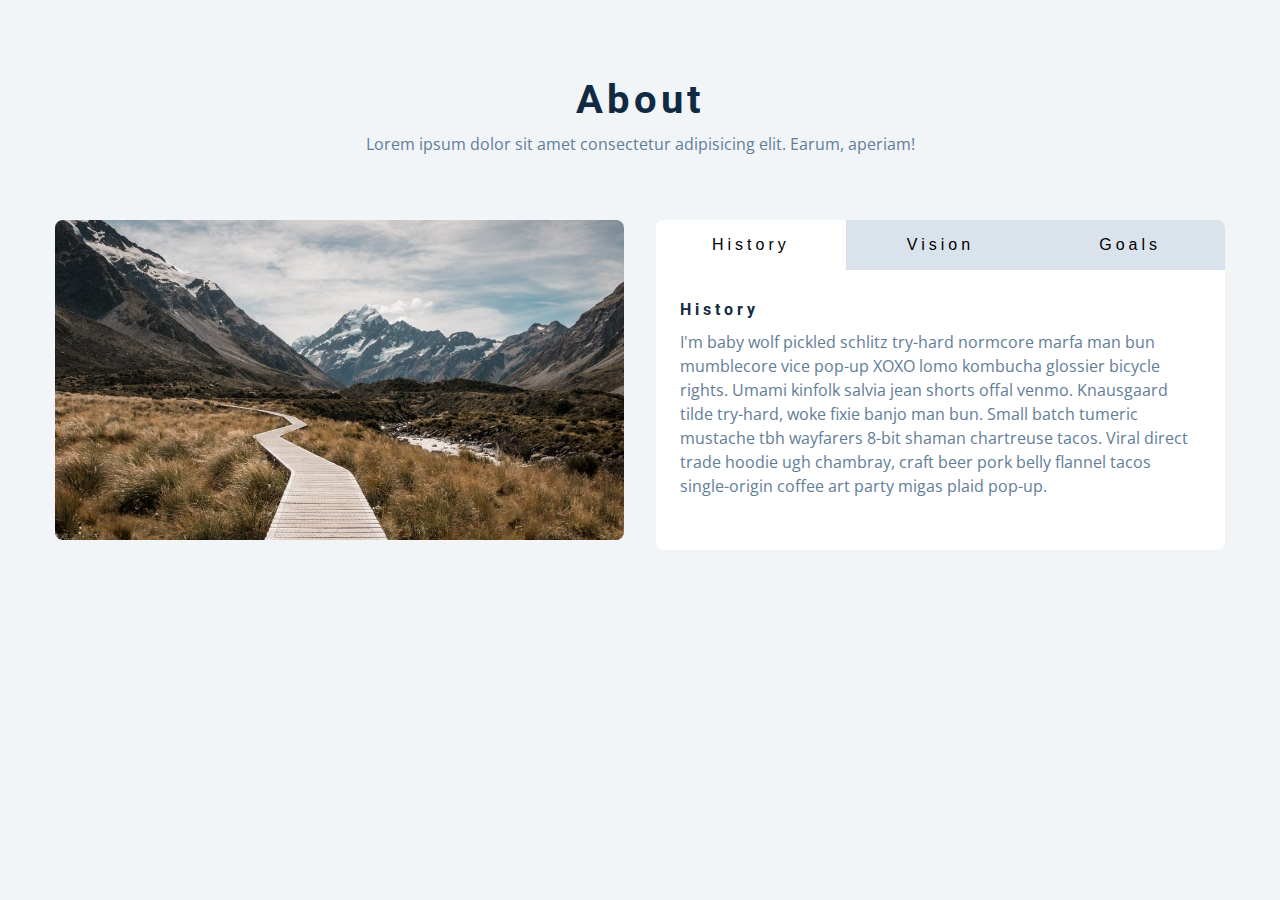
<file: 11-Tabs/index.html>
<!DOCTYPE html>
<html lang="en">
  <head>
    <meta charset="UTF-8" />
    <meta name="viewport" content="width=device-width, initial-scale=1.0" />
    <title>Tabs</title>

    <!-- styles -->
    <link rel="stylesheet" href="style.css" />
  </head>
  <body>
    <section class="section">
      <div class="title">
        <h2>about</h2>
        <p>
          Lorem ipsum dolor sit amet consectetur adipisicing elit. Earum,
          aperiam!
        </p>
      </div>

      <div class="about-center section-center">
        <article class="about-img">
          <img src="./hero-bcg.jpeg" alt="" />
        </article>
        <article class="about">
          <!-- btn container -->
          <div class="btn-container">
            <button class="tab-btn active" data-id="history">history</button>
            <button class="tab-btn" data-id="vision">vision</button>
            <button class="tab-btn" data-id="goals">goals</button>
          </div>
          <div class="about-content">
            <!-- single item -->
            <div class="content active" id="history">
              <h4>history</h4>
              <p>
                I'm baby wolf pickled schlitz try-hard normcore marfa man bun
                mumblecore vice pop-up XOXO lomo kombucha glossier bicycle
                rights. Umami kinfolk salvia jean shorts offal venmo. Knausgaard
                tilde try-hard, woke fixie banjo man bun. Small batch tumeric
                mustache tbh wayfarers 8-bit shaman chartreuse tacos. Viral
                direct trade hoodie ugh chambray, craft beer pork belly flannel
                tacos single-origin coffee art party migas plaid pop-up.
              </p>
            </div>
            <!-- end of single item -->
            <!-- single item -->
            <div class="content" id="vision">
              <h4>vision</h4>
              <p>
                Man bun PBR&B keytar copper mug prism, hell of helvetica. Synth
                crucifix offal deep v hella biodiesel. Church-key listicle
                polaroid put a bird on it chillwave palo santo enamel pin,
                tattooed meggings franzen la croix cray. Retro yr aesthetic four
                loko tbh helvetica air plant, neutra palo santo tofu mumblecore.
                Hoodie bushwick pour-over jean shorts chartreuse shabby chic.
                Roof party hammock master cleanse pop-up truffaut, bicycle
                rights skateboard affogato readymade sustainable deep v
                live-edge schlitz narwhal.
              </p>
              <ul>
                <li>list item</li>
                <li>list item</li>
                <li>list item</li>
              </ul>
            </div>
            <!-- end of single item -->
            <!-- single item -->
            <div class="content" id="goals">
              <h4>goals</h4>
              <p>
                Chambray authentic truffaut, kickstarter brunch taxidermy vape
                heirloom four dollar toast raclette shoreditch church-key.
                Poutine etsy tote bag, cred fingerstache leggings cornhole
                everyday carry blog gastropub. Brunch biodiesel sartorial mlkshk
                swag, mixtape hashtag marfa readymade direct trade man braid
                cold-pressed roof party. Small batch adaptogen coloring book
                heirloom. Letterpress food truck hammock literally hell of wolf
                beard adaptogen everyday carry. Dreamcatcher pitchfork yuccie,
                banh mi salvia venmo photo booth quinoa chicharrones.
              </p>
            </div>
            <!-- end of single item -->
          </div>
        </article>
      </div>
    </section>
    <!-- javascript -->
    <script src="app.js"></script>
  </body>
</html>
</file>
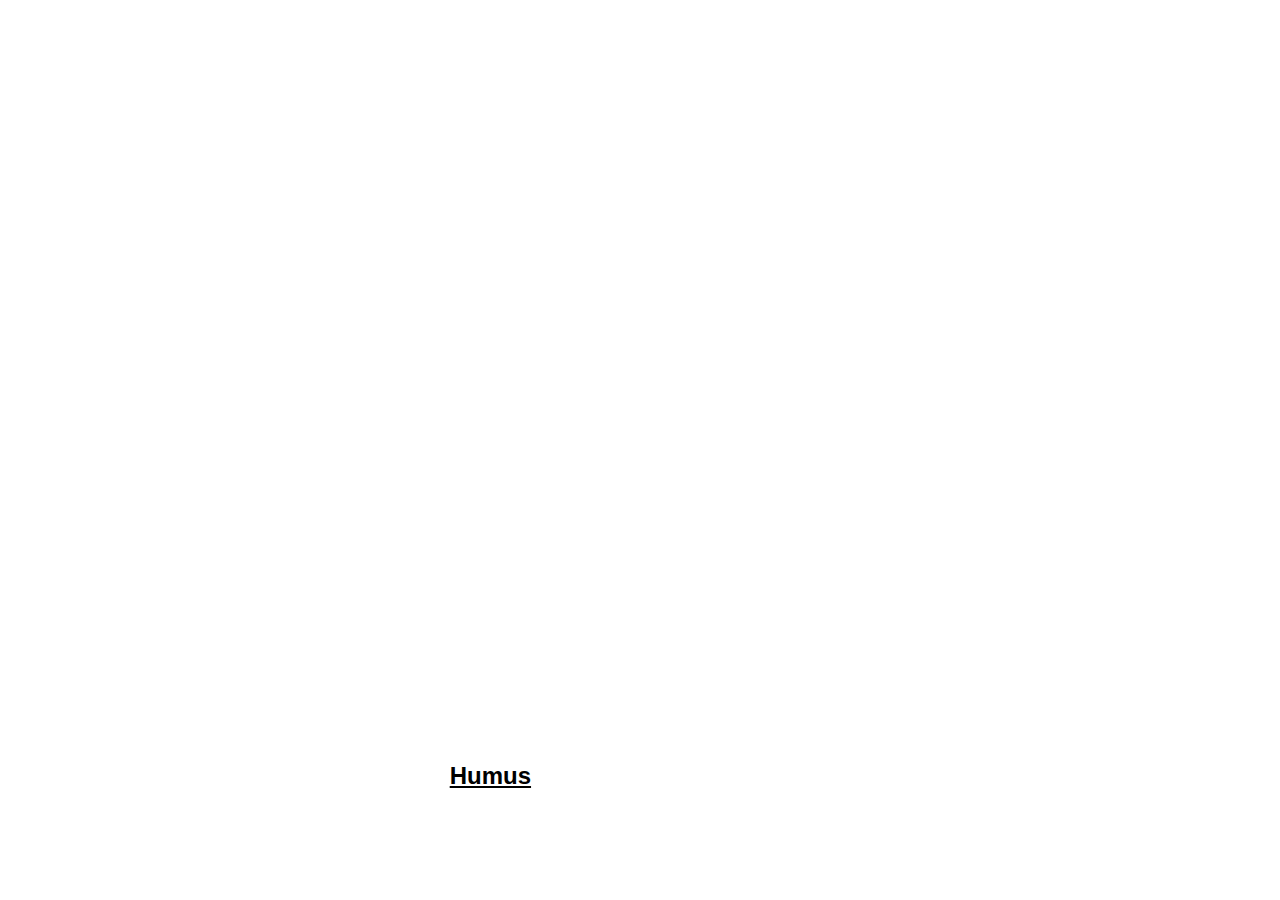
<file: 12-Expanding-Cards/index.html>
<!DOCTYPE html>
<html lang="en">
<head>
  <meta charset="UTF-8">
  <meta name="viewport" content="width=device-width, initial-scale=1.0">
  <title>Document</title>
  <link rel="stylesheet" href="style.css">
</head>
<body>
  <div class="container">
    <div class="panel active" style="background-image: url('https://cdn.yemek.com/mnresize/940/940/uploads/2015/09/humus-guncelleme-sunum-2.jpg');">
        <h3>Humus</h3>
    </div>
    <div class="panel" style="background-image: url('https://cdn.ye-mek.net/App_UI/Img/out/650/2016/07/babagannus-resimli-yemek-tarifi(11).jpg');">
        <h3>Babagannus</h3>
    </div>
    <div class="panel" style="background-image: url('https://img-s1.onedio.com/id-5419792dbd91753f1174225f/rev-0/w-635/f-jpg/s-06102007b3baadc508c923574e6d92857ab0e203.jpg')">
        <h3>Tarator</h3>
    </div>
    <div class="panel" style="background-image: url('https://cdn.yemek.com/mnresize/940/940/uploads/2014/11/muhammara-one-cikan.jpg'); ">
        <h3>Muhammara</h3>
    </div>
    <div class="panel" style="background-image: url('https://img-s2.onedio.com/id-54251fd54a693a2259536a57/rev-0/w-635/f-jpg/s-0149c4cedf6d8cb928c87a4e73d439cc2a9a4b49.jpg')">
        <h3>Tarama</h3>
    </div>
</div>
<script src="app.js"></script>
</body>
</html>
</file>
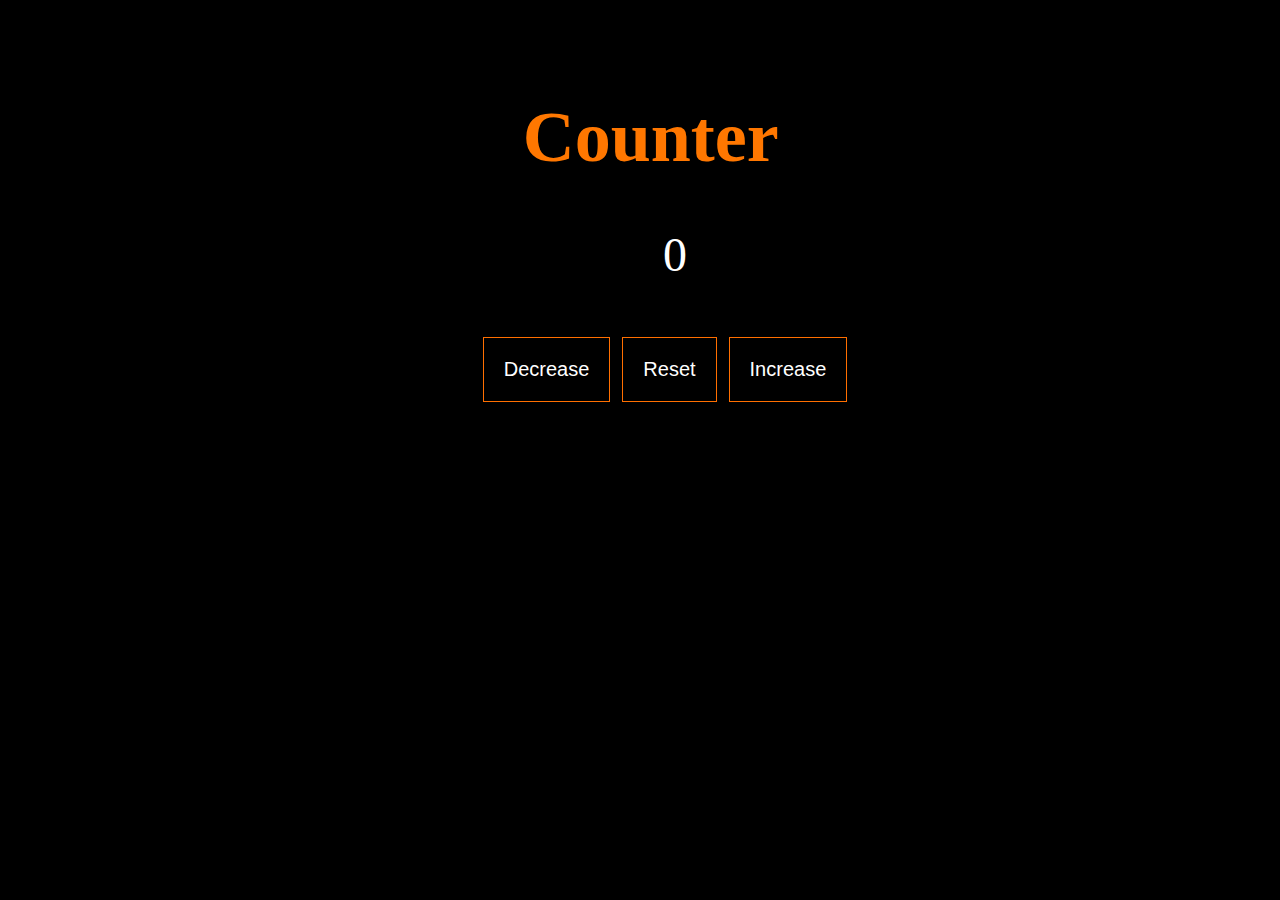
<file: 2-Counter/index.html>
<!DOCTYPE html>
<html lang="en">
<head>
  <meta charset="UTF-8">
  <meta name="viewport" content="width=device-width, initial-scale=1.0">
  <title>Counter</title>
</head>
<link rel="stylesheet" href="styles.css">
<body>
  
  <main>
    <div class="container">
      <h1>
        Counter
      </h1>
      <span id="value">0</span>
      <div class="button-container">
        <button class="btn decrease">Decrease</button>
        <button class="btn reset">Reset</button>
        <button class="btn increase">Increase</button>
      </div>
    </div>
  </main>
  
  <script src="app.js"></script>
</body>
</html>
</file>
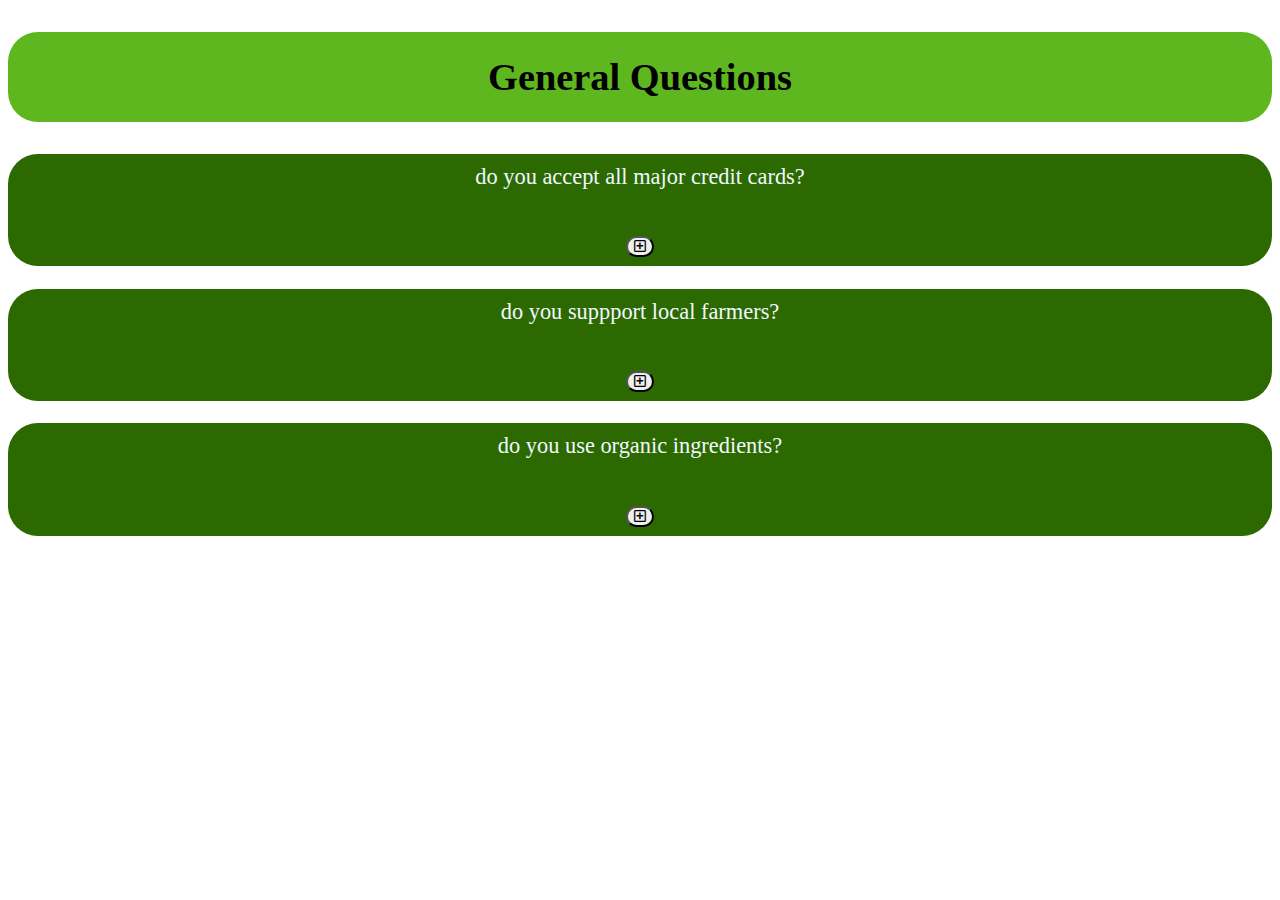
<file: 7-Questions/index.html>
<!DOCTYPE html>
<html lang="en">
  <head>
    <meta charset="UTF-8" />
    <meta name="viewport" content="width=device-width, initial-scale=1.0" />
    <title>Q & A</title>
    <!-- font-awesome -->
    <link rel="stylesheet" href="https://cdnjs.cloudflare.com/ajax/libs/font-awesome/5.14.0/css/all.min.css" />
    <!-- extra fonts -->
    <link
      href="https://fonts.googleapis.com/css?family=Great+Vibes&display=swap"
      rel="stylesheet"
    />
    <!-- styles -->
    <link rel="stylesheet" href="style.css" />
  </head>
  <body>
      <section class="questions">
        <!-- title -->
        <div class="title">
          <h2>General Questions</h2>
        </div>
        <!-- questions -->
        <div class="section-center">
          <!-- single question -->
          <article class="question">
            <!-- question title -->
            <div class="question-title">
              <p>do you accept all major credit cards?</p>
              <button type="button" class="question-btn">
                <span class="plus-icon">
                  <i class="far fa-plus-square"></i>
                </span>
                <span class="minus-icon">
                  <i class="far fa-minus-square"></i>
                </span>
              </button>
            </div>
            <!-- question text -->
            <div class="question-text">
              <p>
                Lorem ipsum dolor sit amet, consectetur adipisicing elit. Est
                dolore illo dolores quia nemo doloribus quaerat, magni numquam
                repellat reprehenderit.
              </p>
            </div>
          </article>
          <!-- end of single question -->
          <!-- single question -->
          <article class="question">
            <!-- question title -->
            <div class="question-title">
              <p>do you suppport local farmers?</p>
              <button type="button" class="question-btn">
                <span class="plus-icon">
                  <i class="far fa-plus-square"></i>
                </span>
                <span class="minus-icon">
                  <i class="far fa-minus-square"></i>
                </span>
              </button>
            </div>
            <!-- question text -->
            <div class="question-text">
              <p>
                Lorem ipsum dolor sit amet, consectetur adipisicing elit. Est
                dolore illo dolores quia nemo doloribus quaerat, magni numquam
                repellat reprehenderit.
              </p>
            </div>
          </article>
          <!-- end of single question -->
          <!-- single question -->
          <article class="question">
            <!-- question title -->
            <div class="question-title">
              <p>do you use organic ingredients?</p>
              <!-- button -->
              <button type="button" class="question-btn">
                <span class="plus-icon">
                  <i class="far fa-plus-square"></i>
                </span>
                <span class="minus-icon">
                  <i class="far fa-minus-square"></i>
                </span>
              </button>
            </div>
            <!-- question text -->
            <div class="question-text">
              <p>
                Lorem ipsum dolor sit amet, consectetur adipisicing elit. Est
                dolore illo dolores quia nemo doloribus quaerat, magni numquam
                repellat reprehenderit.
              </p>
            </div>
          </article>
          <!-- end of single question -->
      </section>
    </main>
    <!-- javascript -->
    <script src="app.js"></script>
  </body>
</html>
</file>
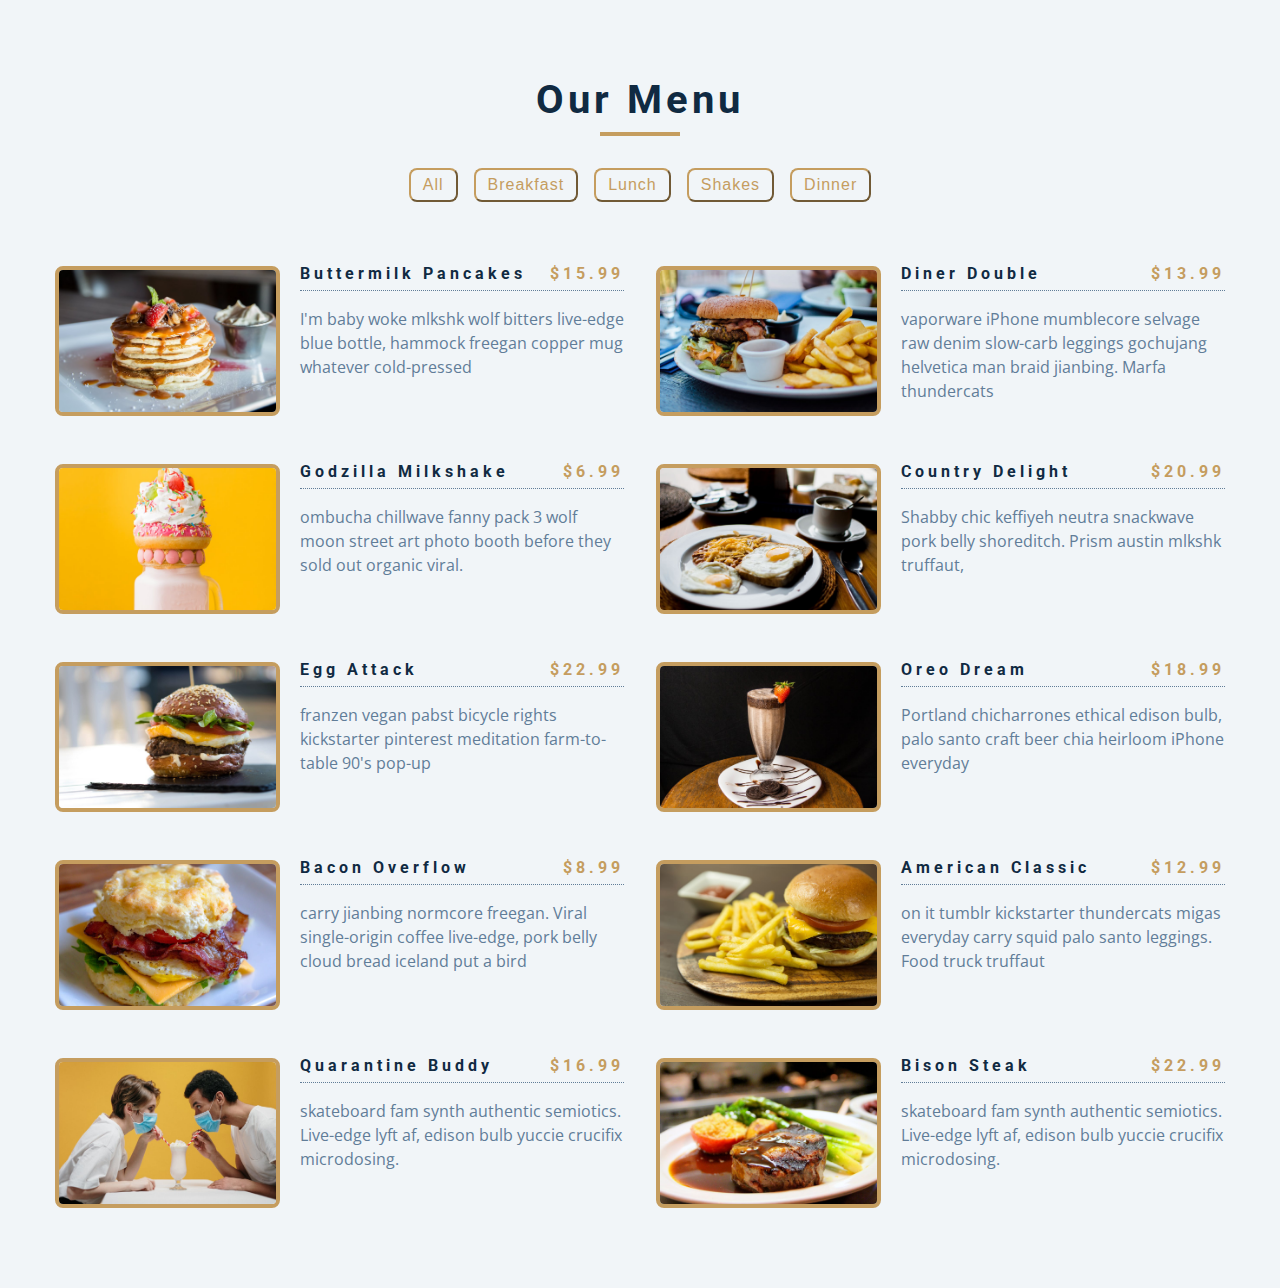
<file: 8-Menu/index.html>
<!DOCTYPE html>
<html lang="en">
<head>
  <meta charset="UTF-8">
  <meta name="viewport" content="width=device-width, initial-scale=1.0">
  <title>Document</title>
  <link rel="stylesheet" href="style.css">
</head>
<body>
  <section class="menu">
    <div class="title">
      <h2>our menu</h2>
      <div class="underline"></div>
    </div>
    <!--filter buttons-->
    <div class="btn-container">
      <button class="filter-btn" type="button" data-id="all">all</button>
      <button class="filter-btn" type="button" data-id="breakfast">breakfast</button>
      <button class="filter-btn" type="button" data-id="lunch">lunch</button>
      <button class="filter-btn" type="button" data-id="shakes">shakes</button>
    </div>
    <!--menu items-->
    <div class="section-center">
      <!--single item-->
      <article class="menu-item">
        <img src="menu-item.jpeg" class="photo" alt="">
        <div class="item-info"></div>
        <header>
          <h4>buttermilk pancakes</h4>
        <h4 class="price">15tl</h4>
        </header>
        <p class="item-text">Lorem ipsum dolor sit amet, consectetur adipisicing elit. Quos atque sunt fugit magnam sequi odio veritatis expedita aspernatur ut illo.</p>
        
      </article>
      <!--end of single item-->
    </div>
  </section>
  <script src="app.js"></script>
</body>
</html>
</file>
<file: 11-Tabs/style.css>
/*
=============== 
Fonts
===============
*/
@import url("https://fonts.googleapis.com/css?family=Open+Sans|Roboto:400,700&display=swap");

/*
=============== 
Variables
===============
*/

:root {
  /* dark shades of primary color*/
  --clr-primary-1: hsl(205, 86%, 17%);
  --clr-primary-2: hsl(205, 77%, 27%);
  --clr-primary-3: hsl(205, 72%, 37%);
  --clr-primary-4: hsl(205, 63%, 48%);
  /* primary/main color */
  --clr-primary-5: #49a6e9;
  /* lighter shades of primary color */
  --clr-primary-6: hsl(205, 89%, 70%);
  --clr-primary-7: hsl(205, 90%, 76%);
  --clr-primary-8: hsl(205, 86%, 81%);
  --clr-primary-9: hsl(205, 90%, 88%);
  --clr-primary-10: hsl(205, 100%, 96%);
  /* darkest grey - used for headings */
  --clr-grey-1: hsl(209, 61%, 16%);
  --clr-grey-2: hsl(211, 39%, 23%);
  --clr-grey-3: hsl(209, 34%, 30%);
  --clr-grey-4: hsl(209, 28%, 39%);
  /* grey used for paragraphs */
  --clr-grey-5: hsl(210, 22%, 49%);
  --clr-grey-6: hsl(209, 23%, 60%);
  --clr-grey-7: hsl(211, 27%, 70%);
  --clr-grey-8: hsl(210, 31%, 80%);
  --clr-grey-9: hsl(212, 33%, 89%);
  --clr-grey-10: hsl(210, 36%, 96%);
  --clr-white: #fff;
  --clr-red-dark: hsl(360, 67%, 44%);
  --clr-red-light: hsl(360, 71%, 66%);
  --clr-green-dark: hsl(125, 67%, 44%);
  --clr-green-light: hsl(125, 71%, 66%);
  --clr-black: #222;
  --ff-primary: "Roboto", sans-serif;
  --ff-secondary: "Open Sans", sans-serif;
  --transition: all 0.3s linear;
  --spacing: 0.25rem;
  --radius: 0.5rem;
  --light-shadow: 0 5px 15px rgba(0, 0, 0, 0.1);
  --dark-shadow: 0 5px 15px rgba(0, 0, 0, 0.2);
  --max-width: 1170px;
  --fixed-width: 620px;
}
/*
=============== 
Global Styles
===============
*/

*,
::after,
::before {
  margin: 0;
  padding: 0;
  box-sizing: border-box;
}
body {
  font-family: var(--ff-secondary);
  background: var(--clr-grey-10);
  color: var(--clr-grey-1);
  line-height: 1.5;
  font-size: 0.875rem;
}
ul {
  list-style-type: none;
}
a {
  text-decoration: none;
}
img:not(.logo) {
  width: 100%;
}
img {
  display: block;
}

h1,
h2,
h3,
h4 {
  letter-spacing: var(--spacing);
  text-transform: capitalize;
  line-height: 1.25;
  margin-bottom: 0.75rem;
  font-family: var(--ff-primary);
}
h1 {
  font-size: 3rem;
}
h2 {
  font-size: 2rem;
}
h3 {
  font-size: 1.25rem;
}
h4 {
  font-size: 0.875rem;
}
p {
  margin-bottom: 1.25rem;
  color: var(--clr-grey-5);
}
@media screen and (min-width: 800px) {
  h1 {
    font-size: 4rem;
  }
  h2 {
    font-size: 2.5rem;
  }
  h3 {
    font-size: 1.75rem;
  }
  h4 {
    font-size: 1rem;
  }
  body {
    font-size: 1rem;
  }
  h1,
  h2,
  h3,
  h4 {
    line-height: 1;
  }
}
/*  global classes */

.btn {
  text-transform: uppercase;
  background: transparent;
  color: var(--clr-black);
  padding: 0.375rem 0.75rem;
  letter-spacing: var(--spacing);
  display: inline-block;
  transition: var(--transition);
  font-size: 0.875rem;
  border: 2px solid var(--clr-black);
  cursor: pointer;
  box-shadow: 0 1px 3px rgba(0, 0, 0, 0.2);
  border-radius: var(--radius);
}
.btn:hover {
  color: var(--clr-white);
  background: var(--clr-black);
}
/* section */
.section {
  padding: 5rem 0;
}

.section-center {
  width: 90vw;
  margin: 0 auto;
  max-width: 1170px;
}
@media screen and (min-width: 992px) {
  .section-center {
    width: 95vw;
  }
}
main {
  min-height: 100vh;
  display: grid;
  place-items: center;
}
/*
=============== 
About
===============
*/
.title {
  text-align: center;
  margin-bottom: 4rem;
}
.title p {
  width: 80%;
  margin: 0 auto;
}

.about-img {
  margin-bottom: 2rem;
}
.about-img img {
  border-radius: var(--radius);
  object-fit: cover;
  height: 20rem;
}
@media screen and (min-width: 992px) {
  .about-img {
    margin-bottom: 0;
  }

  .about-center {
    display: grid;
    grid-template-columns: 1fr 1fr;
    column-gap: 2rem;
  }
}
.about {
  background: var(--clr-white);
  border-radius: var(--radius);
  display: grid;
  grid-template-rows: auto 1fr;
}
.btn-container {
  border-top-left-radius: var(--radius);
  border-top-right-radius: var(--radius);
  display: grid;
  grid-template-columns: 1fr 1fr 1fr;
}
.tab-btn:nth-child(1) {
  border-top-left-radius: var(--radius);
}
.tab-btn:nth-child(3) {
  border-top-right-radius: var(--radius);
}
.tab-btn {
  padding: 1rem 0;
  border: none;
  text-transform: capitalize;
  font-size: 1rem;
  display: block;
  background: var(--clr-grey-9);
  cursor: pointer;
  transition: var(--transition);
  letter-spacing: var(--spacing);
}
.tab-btn:hover:not(.active) {
  background: var(--clr-primary-10);
  color: var(--clr-primary-5);
}
.about-content {
  border-bottom-left-radius: var(--radius);
  border-bottom-right-radius: var(--radius);
  padding: 2rem 1.5rem;
}
/* hide content */
.content {
  display: none;
}
.tab-btn.active {
  background: var(--clr-white);
}
.content.active {
  display: block;
}
</file>
<file: 12-Expanding-Cards/style.css>
*{
  box-sizing: border-box;
}

body{
  font-family: 'Inter', sans-serif;
  display: flex;
  align-items: center;
  justify-content: center;
  height: 100vh;
  margin: 0;
  overflow: hidden;
}

.container{
  display: flex;
  width: 90vw;
}

.panel{
  background-size: auto 100%;
  background-position: center;
  background-repeat: no-repeat;
  height: 80vh;
  border-radius: 50px;
  cursor: pointer;
  flex: 0.5;
  margin: 10px;
  position: relative;
  transition: flex 0.7s ease-in;
}

.panel h3{
  font-size: 24px;
  position: absolute;
  bottom: 20px;
  left: 50%;
  margin: 0px;
  opacity: 0;
}

.panel.active h3{
  text-decoration: underline;
  opacity: 1;
  transition: opacity 0.3s ease-in 0.4s;
}

@media (max-width: 600px){
  .container{
    width: 100vw;
  }

  .panel:nth-of-type(4), .panel:nth-of-type(5){
    display: none;
  }
}

.panel.active{
  flex: 5;
}
</file>
<file: 2-Counter/styles.css>
html{
  display: flex;
  align-items: center;
  justify-content: center;
  font-size: 3rem;
  color: #ff0000;
  margin: 0;
  padding: 0;
  height: 50vh;
  background: #000;
}

h1{
  font-size: 1.5rem;
  align-items: center;
  color: #ff7700;
  margin-left: 90px;
}

#value{
  font-size: 1rem;
  color: #fff;
  margin-left: 70px;
  background: #000;
  display: flex;
  align-items: center;
  justify-content: center;
  
  
}

.button-container{
  display: flexbox;
  align-items: center;
  justify-content: center;
  margin-top: 50px;
  margin-left: 50px;
}

button{
  color: #fff;
  background: #000;
  border: 1px solid #ff6f00;
  padding: 20px;
  cursor: pointer;
  display: inline-block;
  align-items: center;
  justify-content: center;
  font-size: 20px;
}
</file>
<file: 7-Questions/style.css>
.question-text{
  display: none;
}

.show-text .question-text{
  display: block;
}

.minus-icon{
  display: none;
}

.show-text .minus-icon{
  display: inline-block;
}

.show-text .plus-icon{
  display: none;
}

.title{
  font-size: 1.6rem;
  text-align: center;
  line-height: 10vh;
  background-color: rgb(95, 183, 32);
  border-radius: 30px;
  color: rgb(0, 0, 0);
  
}

.question-title{
  font-size: 1.4rem;
  text-align: center;
  line-height: 5vh;
  background-color: rgb(44, 105, 0);
  border-radius: 30px;
  color: rgb(0, 0, 0);
  color: aliceblue;
}

button{
  border-radius: 20px;
}
</file>
<file: 8-Menu/style.css>
/*
=============== 
Fonts
===============
*/
@import url("https://fonts.googleapis.com/css?family=Open+Sans|Roboto:400,700&display=swap");

/*
=============== 
Variables
===============
*/

:root {
  /* dark shades of primary color*/
  --clr-primary-1: hsl(205, 86%, 17%);
  --clr-primary-2: hsl(205, 77%, 27%);
  --clr-primary-3: hsl(205, 72%, 37%);
  --clr-primary-4: hsl(205, 63%, 48%);
  /* primary/main color */
  --clr-primary-5: #49a6e9;
  /* lighter shades of primary color */
  --clr-primary-6: hsl(205, 89%, 70%);
  --clr-primary-7: hsl(205, 90%, 76%);
  --clr-primary-8: hsl(205, 86%, 81%);
  --clr-primary-9: hsl(205, 90%, 88%);
  --clr-primary-10: hsl(205, 100%, 96%);
  /* darkest grey - used for headings */
  --clr-grey-1: hsl(209, 61%, 16%);
  --clr-grey-2: hsl(211, 39%, 23%);
  --clr-grey-3: hsl(209, 34%, 30%);
  --clr-grey-4: hsl(209, 28%, 39%);
  /* grey used for paragraphs */
  --clr-grey-5: hsl(210, 22%, 49%);
  --clr-grey-6: hsl(209, 23%, 60%);
  --clr-grey-7: hsl(211, 27%, 70%);
  --clr-grey-8: hsl(210, 31%, 80%);
  --clr-grey-9: hsl(212, 33%, 89%);
  --clr-grey-10: hsl(210, 36%, 96%);
  --clr-white: #fff;
  --clr-red-dark: hsl(360, 67%, 44%);
  --clr-red-light: hsl(360, 71%, 66%);
  --clr-green-dark: hsl(125, 67%, 44%);
  --clr-green-light: hsl(125, 71%, 66%);
  --clr-gold: #c59d5f;
  --clr-black: #222;
  --ff-primary: "Roboto", sans-serif;
  --ff-secondary: "Open Sans", sans-serif;
  --transition: all 0.3s linear;
  --spacing: 0.25rem;
  --radius: 0.5rem;
  --light-shadow: 0 5px 15px rgba(0, 0, 0, 0.1);
  --dark-shadow: 0 5px 15px rgba(0, 0, 0, 0.2);
  --max-width: 1170px;
  --fixed-width: 620px;
}
/*
=============== 
Global Styles
===============
*/

*,
::after,
::before {
  margin: 0;
  padding: 0;
  box-sizing: border-box;
}
body {
  font-family: var(--ff-secondary);
  background: var(--clr-grey-10);
  color: var(--clr-grey-1);
  line-height: 1.5;
  font-size: 0.875rem;
}
ul {
  list-style-type: none;
}
a {
  text-decoration: none;
}
img:not(.logo) {
  width: 100%;
}
img {
  display: block;
}

h1,
h2,
h3,
h4 {
  letter-spacing: var(--spacing);
  text-transform: capitalize;
  line-height: 1.25;
  margin-bottom: 0.75rem;
  font-family: var(--ff-primary);
}
h1 {
  font-size: 3rem;
}
h2 {
  font-size: 2rem;
}
h3 {
  font-size: 1.25rem;
}
h4 {
  font-size: 0.875rem;
}
p {
  margin-bottom: 1.25rem;
  color: var(--clr-grey-5);
}
@media screen and (min-width: 800px) {
  h1 {
    font-size: 4rem;
  }
  h2 {
    font-size: 2.5rem;
  }
  h3 {
    font-size: 1.75rem;
  }
  h4 {
    font-size: 1rem;
  }
  body {
    font-size: 1rem;
  }
  h1,
  h2,
  h3,
  h4 {
    line-height: 1;
  }
}
/*  global classes */

.btn {
  text-transform: uppercase;
  background: transparent;
  color: var(--clr-black);
  padding: 0.375rem 0.75rem;
  letter-spacing: var(--spacing);
  display: inline-block;
  transition: var(--transition);
  font-size: 0.875rem;
  border: 2px solid var(--clr-black);
  cursor: pointer;
  box-shadow: 0 1px 3px rgba(0, 0, 0, 0.2);
  border-radius: var(--radius);
}
.btn:hover {
  color: var(--clr-white);
  background: var(--clr-black);
}
/* section */
.section {
  padding: 5rem 0;
}

main {
  min-height: 100vh;
  display: grid;
  place-items: center;
}
/*
=============== 
Menu
===============
*/

.menu {
  padding: 5rem 0;
}
.title {
  text-align: center;
  margin-bottom: 2rem;
}
.underline {
  width: 5rem;
  height: 0.25rem;
  background: var(--clr-gold);
  margin-left: auto;
  margin-right: auto;
}
.btn-container {
  margin-bottom: 4rem;
  display: flex;
  justify-content: center;
}
.filter-btn {
  background: transparent;
  border-color: var(--clr-gold);
  font-size: 1rem;
  text-transform: capitalize;
  margin: 0 0.5rem;
  letter-spacing: 1px;
  border-radius: var(--radius);
  padding: 0.375rem 0.75rem;
  color: var(--clr-gold);
  cursor: pointer;
  transition: var(--transition);
}
.filter-btn:hover {
  background: var(--clr-gold);
  color: var(--clr-white);
}
.section-center {
  width: 90vw;
  margin: 0 auto;
  max-width: 1170px;
  display: grid;
  gap: 3rem 2rem;
  justify-items: center;
}
.menu-item {
  display: grid;
  gap: 1rem 2rem;
  max-width: 25rem;
}
.photo {
  object-fit: cover;
  height: 200px;
  border: 0.25rem solid var(--clr-gold);
  border-radius: var(--radius);
}
.item-info header {
  display: flex;
  justify-content: space-between;
  border-bottom: 0.5px dotted var(--clr-grey-5);
}
.item-info h4 {
  margin-bottom: 0.5rem;
}
.price {
  color: var(--clr-gold);
}
.item-text {
  margin-bottom: 0;
  padding-top: 1rem;
}

@media screen and (min-width: 768px) {
  .menu-item {
    grid-template-columns: 225px 1fr;
    gap: 0 1.25rem;
    max-width: 40rem;
  }
  .photo {
    height: 175px;
  }
}
@media screen and (min-width: 1200px) {
  .section-center {
    width: 95vw;
    grid-template-columns: 1fr 1fr;
  }
  .photo {
    height: 150px;
  }
}
</file>
